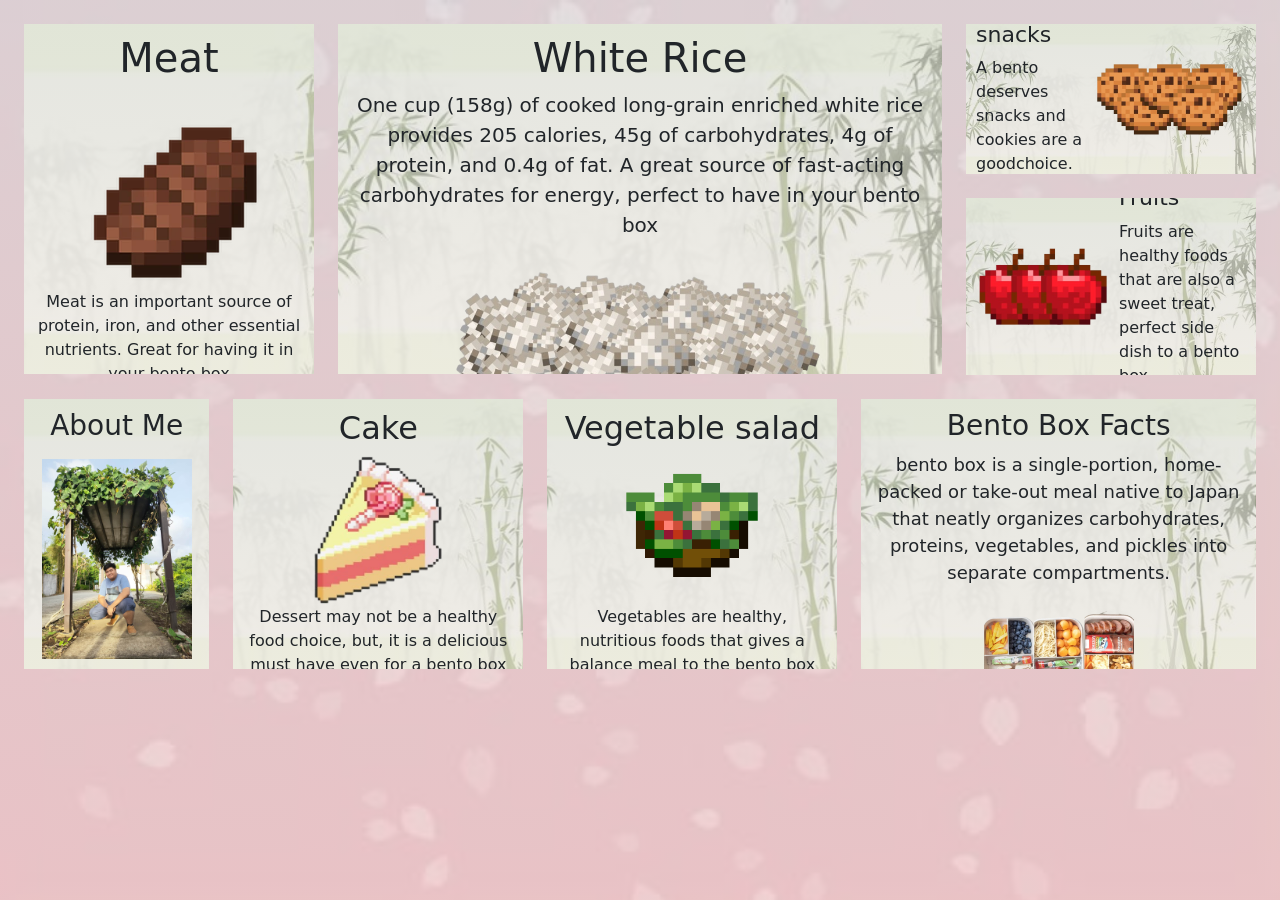
<file: A1_Bento_layout/index.html>
<!doctype html>
<html lang="en">
  <head>
    <meta charset="utf-8" />
    <meta name="viewport" content="width=device-width, initial-scale=1" />

    <link
      href="https://cdn.jsdelivr.net/npm/bootstrap@5.0.2/dist/css/bootstrap.min.css"
      rel="stylesheet"
      integrity="sha384-EVSTQN3/azprG1Anm3QDgpJLIm9Nao0Yz1ztcQTwFspd3yD65VohhpuuCOmLASjC"
      crossorigin="anonymous"
    />
    <link rel="stylesheet" href="style.css" />

    <title>First activity</title>
  </head>
  <body>
    <div class="container-fluid p-4">
      <div class="row g-4 mb-4">
        <div class="col-sm-3">
          <div class="box top-tall-steak">
            <h1>Meat</h1>
            <img src="images/Steak_JE4_BE3.webp" alt="Steak" />
            <p>Meat is an important source of protein, iron, and other essential nutrients. Great for having it in your bento box</p>
          </div>
        </div>
        <div class="col-sm-6">
          <div class="box top-tall-rice">
            <h1>White Rice</h1>
            <p>One cup (158g) of cooked long-grain enriched white rice provides 205 calories, 45g of carbohydrates, 4g of protein, and 0.4g of fat.
            A great source of fast-acting carbohydrates for energy, perfect to have in your bento box
            </p>
            <img src="images/rice2.png" alt="Rice" />
          </div>
        </div>
        <div class="col-sm-3">
          <div class="d-flex flex-column gap-4 h-100">
            <div class="box top-small-cookies">
              <div class="cookies-text">
              <h3>snacks</h3>
              <p>A bento deserves snacks and cookies are a goodchoice.</p>
            </div>
              <img src="images/cookies.png" alt="Cookies" />
            </div>   
            <div class="box top-small-apples">
              <img src="images/apples.png" alt="Apples" />
            <div class="apples-text">
              <h3>Fruits</h3>
              <p>Fruits are healthy foods that are also a sweet treat, perfect side dish to a bento box</p>
            </div>
            </div>
          </div>
        </div>
      </div>
      <div class="row g-4">
        <div class="col-sm-2">
          <div class="d-flex flex-column gap-4">
            <div class="box bottom-tall-more">
              <h3>About Me</h3>
              <a href="http://ennerdAJME.github.io/index.html"><img src="images/me.jpg" alt="portfolio"></a>
            </div>
          </div>
        </div>
        <div class="col-sm-3">
          <div class="box bottom-tall-cake">
              <h2>Cake</h2>
              <img src="images/cake.png" alt="Cake" />
            <p>Dessert may not be a healthy food choice, but, it is a delicious must have even for a bento box</p>
          </div>
        </div>
        <div class="col-sm-3">
          <div class="box bottom-tall-salad">
            <h2>Vegetable salad</h2>
            <img src="images/Mixed_Salad.webp" alt="Salad" />
            <p>Vegetables are healthy, nutritious foods that gives a balance meal to the bento box</p>
          </div>
        </div>
        <div class="col-sm-4">
          <div class="box bottom-tall-diet">
            <h3>Bento Box Facts</h3>
            <p>bento box is a single-portion, home-packed or take-out meal native to Japan that neatly organizes carbohydrates, proteins, vegetables, and pickles into separate compartments.</p>
          <img src="images/bento-box.png" alt="bento box">
          </div>
        </div>
      </div>
    </div>
    </div>
  </body>
</html>
</file>
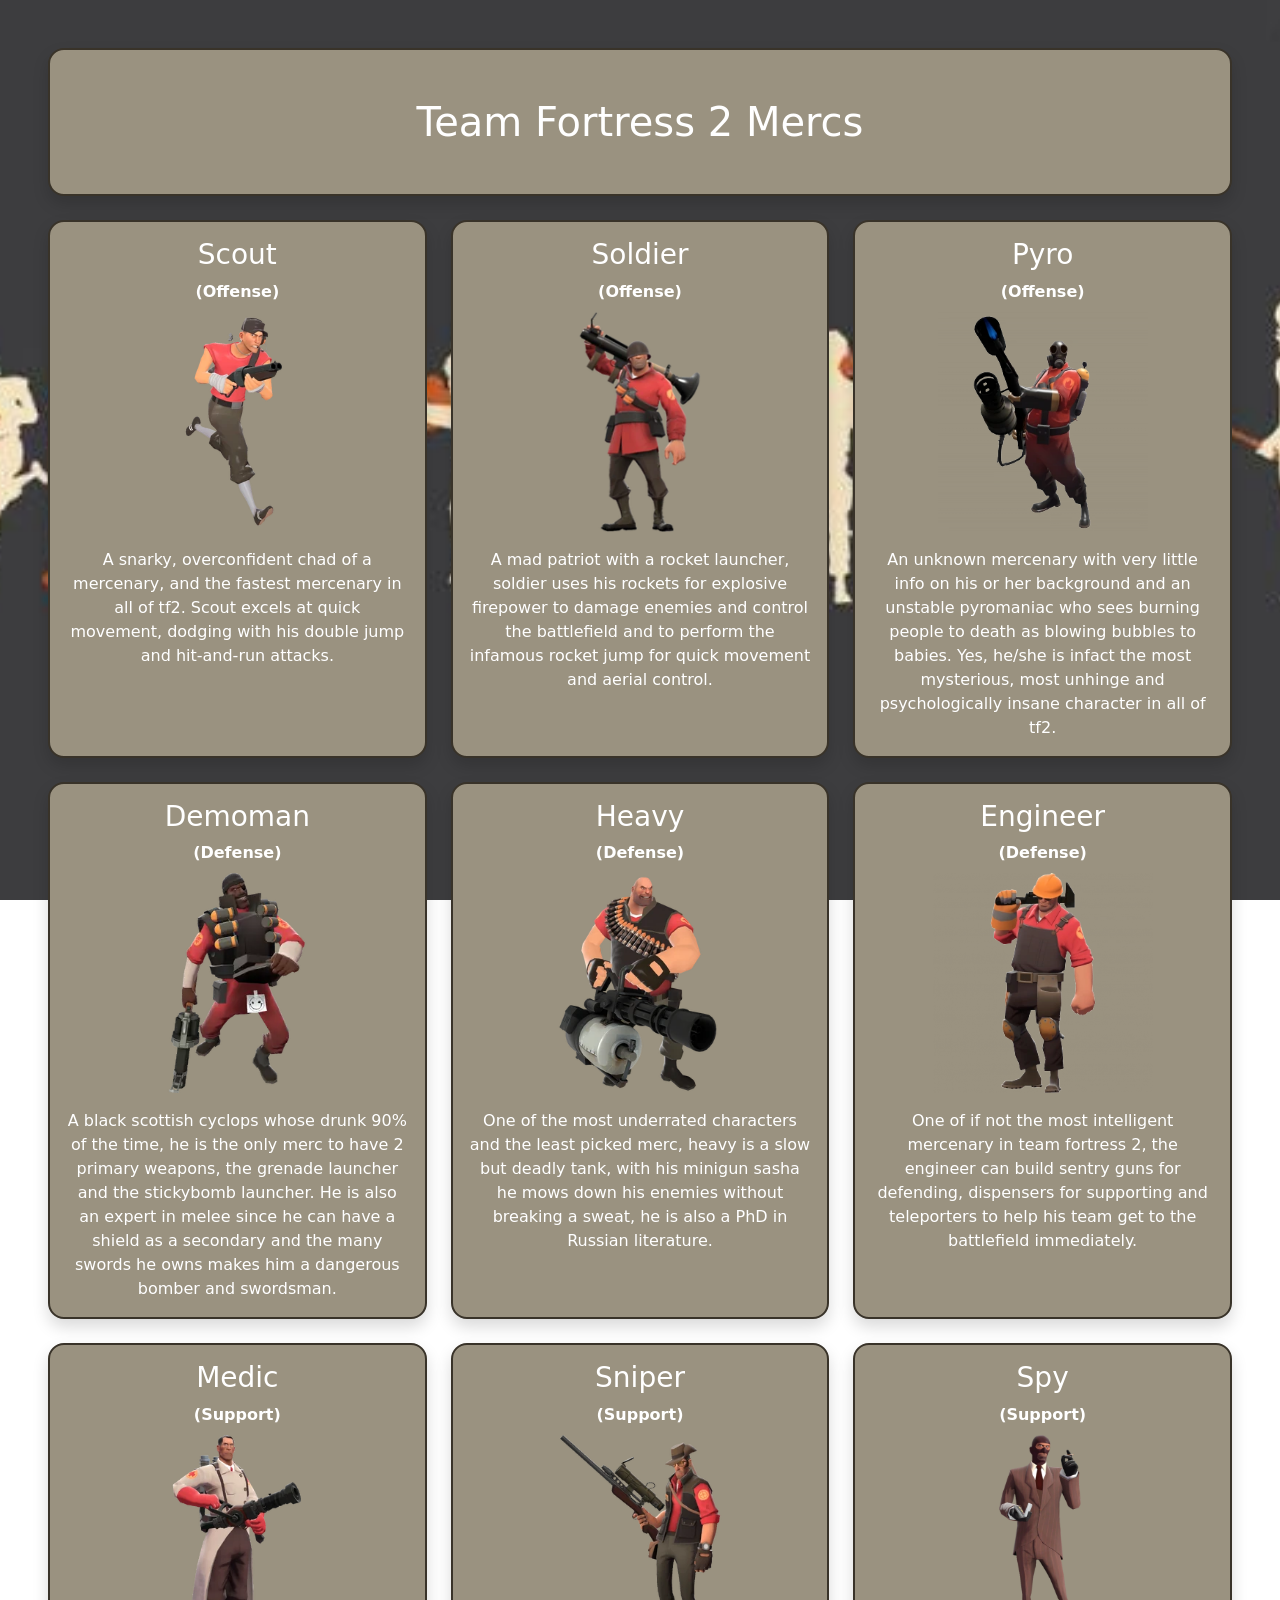
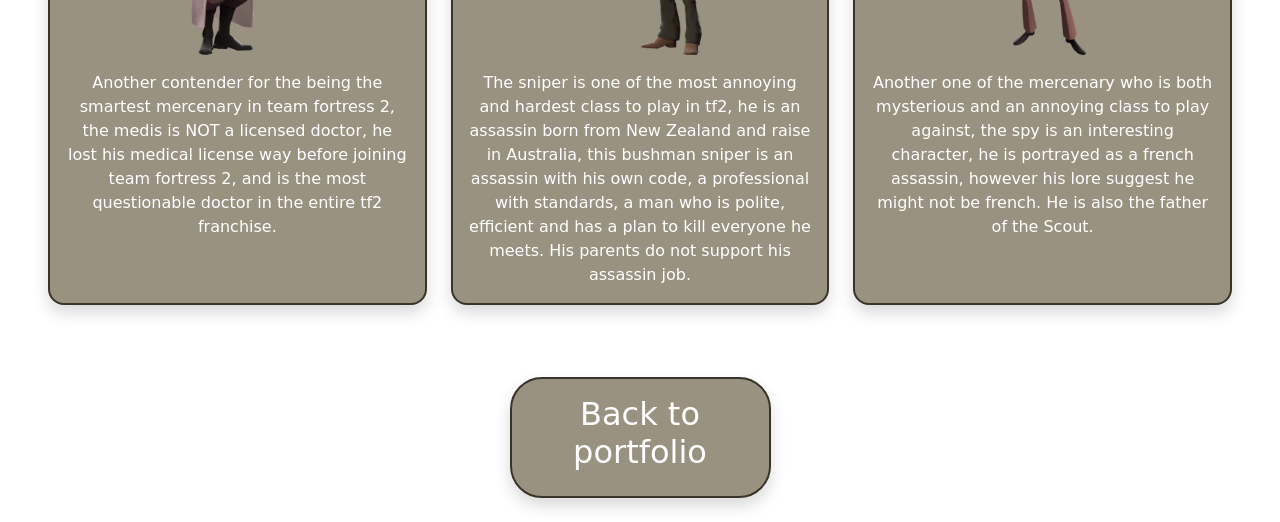
<file: A2_json/index.html>
<!doctype html>
<html lang="en" data-bs-theme="light">
  <head>
    <title>Team Fortress 2 Mercs</title>
    <meta charset="utf-8" />
    <meta name="viewport" content="width=device-width, initial-scale=1" />

    <link
      href="https://cdn.jsdelivr.net/npm/bootstrap@5.3.8/dist/css/bootstrap.min.css"
      rel="stylesheet"
    />

    <style>
      body {
        min-height: 100vh;
        background-image: url("images/silhouettes.jpg");
        background-size: cover;
        background-position: center;
        background-attachment: fixed;
        background-repeat: no-repeat;
      }

      .tf2-card {
        background-color: rgb(154, 146, 128);
        color: #201d18;
        border: 2px solid #393329;
      }

      .merc-image {
        width: 100%;
        height: 220px;
        object-fit: contain;
        object-position: center;
      }

      .merc-card {
        height: 100%;
      }

      .merc-description {
        overflow-wrap: anywhere;
      }

      .card {
        background-color: rgb(154, 146, 128);
        color: #201d18;
        border: 2px solid #393329;
        object-position: center;
      }
    </style>
  </head>

  <body>
    <div class="container-fluid p-4 p-md-5">
      <div class="card tf2-card rounded-4 p-4 p-md-5 shadow mb-4 text-white">
        <h1 class="text-center mb-0">Team Fortress 2 Mercs</h1>
      </div>

      <div class="row g-4" id="parent"></div>
    </div>

    <div class="container my-4">
      <div class="row justify-content-center">
        <div class="col-3 text-center">
          <div class="card rounded-5 p-3 shadow">
            <a
              class="h2 text-center"
              style="color: white; text-decoration: none"
              href="https://ennerdajme.github.io/"
              >Back to portfolio</a
            >
          </div>
        </div>
      </div>
    </div>
    <script>
      const people = [
        {
          tf2class: "Scout",
          classtype: "(Offense)",
          image: "Scout_Full_Body.webp",
          description:
            "A snarky, overconfident chad of a mercenary, and the fastest mercenary in all of tf2. Scout excels at quick movement, dodging with his double jump and hit-and-run attacks.",
        },
        {
          tf2class: "Soldier",
          classtype: "(Offense)",
          image: "250px-Soldier.webp",
          description:
            "A mad patriot with a rocket launcher, soldier uses his rockets for explosive firepower to damage enemies and control the battlefield and to perform the infamous rocket jump for quick movement and aerial control.",
        },
        {
          tf2class: "Pyro",
          classtype: "(Offense)",
          image: "300px-Pyro.webp",
          description:
            "An unknown mercenary with very little info on his or her background and an unstable pyromaniac who sees burning people to death as blowing bubbles to babies. Yes, he/she is infact the most mysterious, most unhinge and psychologically insane character in all of tf2.",
        },
        {
          tf2class: "Demoman",
          classtype: "(Defense)",
          image: "Demoman.webp",
          description:
            "A black scottish cyclops whose drunk 90% of the time, he is the only merc to have 2 primary weapons, the grenade launcher and the stickybomb launcher. He is also an expert in melee since he can have a shield as a secondary and the many swords he owns makes him a dangerous bomber and swordsman.",
        },
        {
          tf2class: "Heavy",
          classtype: "(Defense)",
          image: "H.W.G.webp",
          description:
            "One of the most underrated characters and the least picked merc, heavy is a slow but deadly tank, with his minigun sasha he mows down his enemies without breaking a sweat, he is also a PhD in Russian literature.",
        },
        {
          tf2class: "Engineer",
          classtype: "(Defense)",
          image: "300px-Engineer.webp",
          description:
            "One of if not the most intelligent mercenary in team fortress 2, the engineer can build sentry guns for defending, dispensers for supporting and teleporters to help his team get to the battlefield immediately.",
        },
        {
          tf2class: "Medic",
          classtype: "(Support)",
          image: "Medic.webp",
          description:
            "Another contender for the being the smartest mercenary in team fortress 2, the medis is NOT a licensed doctor, he lost his medical license way before joining team fortress 2, and is the most questionable doctor in the entire tf2 franchise.",
        },
        {
          tf2class: "Sniper",
          classtype: "(Support)",
          image: "Sniper.webp",
          description:
            "The sniper is one of the most annoying and hardest class to play in tf2, he is an assassin born from New Zealand and raise in Australia, this bushman sniper is an assassin with his own code, a professional with standards, a man who is polite, efficient and has a plan to kill everyone he meets. His parents do not support his assassin job.",
        },
        {
          tf2class: "Spy",
          classtype: "(Support)",
          image: "Spy.webp",
          description:
            "Another one of the mercenary who is both mysterious and an annoying class to play against, the spy is an interesting character, he is portrayed as a french assassin, however his lore suggest he might not be french. He is also the father of the Scout.",
        },
      ];

      const elParent = document.getElementById("parent");

      for (let i = 0; i < people.length; i++) {
        elParent.innerHTML += `
          <div class="col-12 col-md-6 col-lg-4">
            <div class="card tf2-card merc-card p-3 shadow rounded-4 text-center text-white">

              <h2 class="h3">
                ${people[i].tf2class}
              </h2>

              <p class="fw-bold mb-2">
                ${people[i].classtype}
              </p>

              <img
                src="images/${people[i].image}"
                alt="${people[i].tf2class}"
                class="merc-image mb-3"
                loading="lazy"
              />

              <p class="merc-description mb-0">
                ${people[i].description}
              </p>

            </div>
          </div>
        `;
      }
    </script>

    <script
      src="https://cdn.jsdelivr.net/npm/bootstrap@5.3.8/dist/js/bootstrap.bundle.min.js"
      crossorigin="anonymous"
    ></script>
  </body>
</html>
</file>
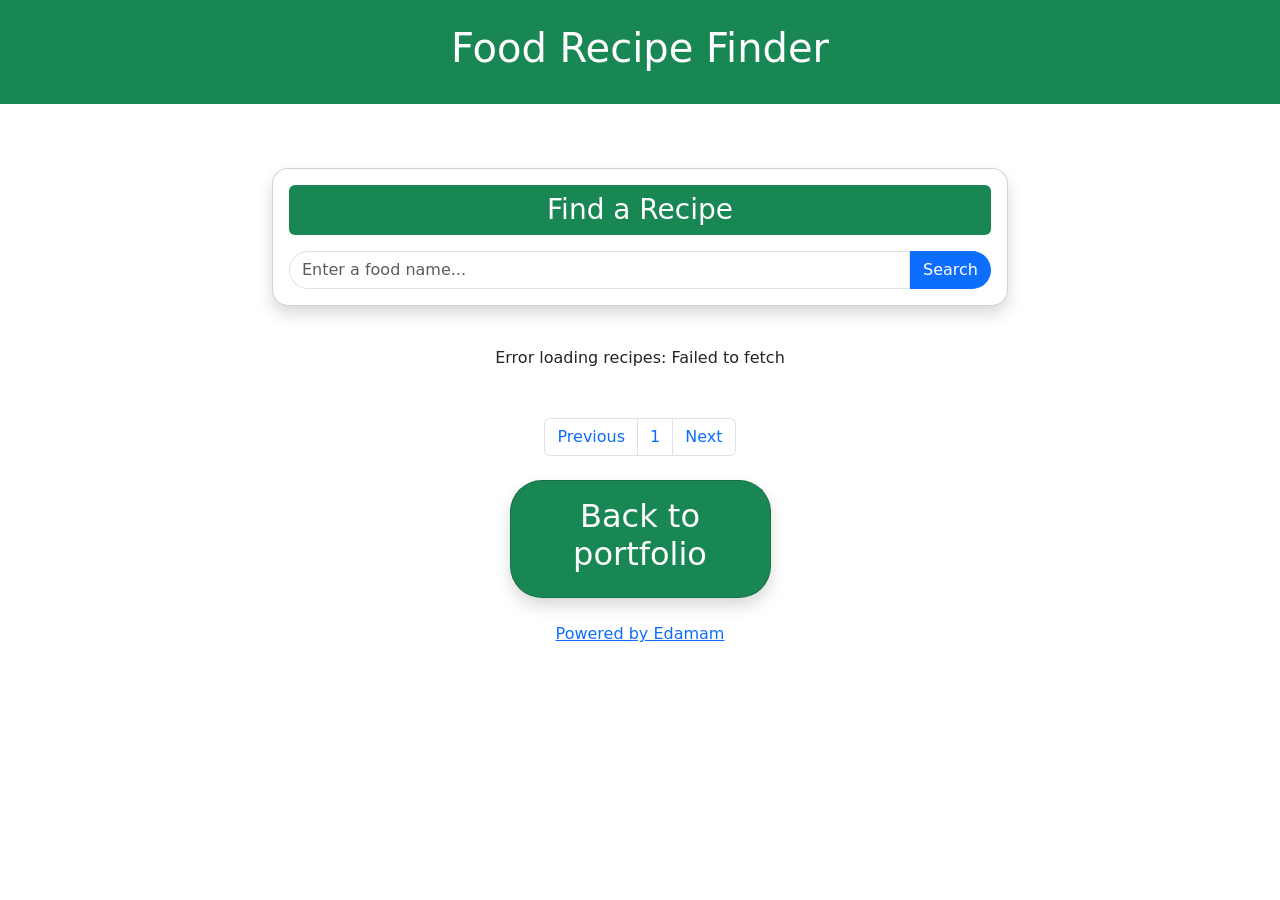
<file: Midterms/index.html>
<!doctype html>
<html lang="en">
  <head>
    <meta charset="utf-8" />
    <meta name="viewport" content="width=device-width, initial-scale=1" />
    <title>Food Recipe Finder</title>

    <link
      href="https://cdn.jsdelivr.net/npm/bootstrap@5.3.8/dist/css/bootstrap.min.css"
      rel="stylesheet"
      integrity="sha384-sRIl4kxILFvY47J16cr9ZwB07vP4J8+LH7qKQnuqkuIAvNWLzeN8tE5YBujZqJLB"
      crossorigin="anonymous"
    />
  </head>
  <body>
    <div class="container-fluid p-4 bg-success">
      <div class="row">
        <div class="col">
          <div class="h1 text-center text-white">Food Recipe Finder</div>
        </div>
      </div>
    </div>

    <div class="container mt-5">
      <div class="row">
        <div class="col-12 col-md-8 align-self-center mx-auto">
          <div class="card search-box p-3 my-3 rounded-4 shadow text-white">
            <h3
              class="text-center mb-3 rounded p-2"
              style="background-color: #198754"
            >
              Find a Recipe
            </h3>

            <form id="searchForm" class="d-flex flex-row">
              <input
                type="text"
                class="form-control rounded-start-pill"
                placeholder="Enter a food name..."
                id="searchInput"
              />

              <button
                type="submit"
                class="btn btn-primary rounded-end-pill"
                id="searchButton"
              >
                Search
              </button>
            </form>
          </div>
        </div>
      </div>
    </div>

    <div class="container">
      <div
        class="text-center my-4"
        id="status"
        role="status"
        aria-live="polite"
      >
        Search for a recipe to get started!
      </div>
    </div>

    <div class="container mb-5">
      <div class="row g-4" id="parent"></div>
    </div>

    <nav aria-label="Recipe pagination">
      <ul class="pagination justify-content-center">
        <li class="page-item">
          <button class="page-link" id="prevButton" type="button" disabled>
            Previous
          </button>
        </li>

        <li class="page-item">
          <span class="page-link" id="currentpage">1</span>
        </li>

        <li class="page-item">
          <button class="page-link" id="nextButton" type="button" disabled>
            Next
          </button>
        </li>
      </ul>
    </nav>

    <div class="container my-4">
      <div class="row justify-content-center">
        <div class="col-3 text-center">
          <div class="card rounded-5 p-3 shadow bg-success">
            <a
              class="h2 text-center"
              style="color: white; text-decoration: none"
              href="https://ennerdajme.github.io/index.html"
              >Back to portfolio</a
            >
          </div>
        </div>
      </div>
    </div>

    <div class="text-center my-4">
      <a
        href="https://www.edamam.com/"
        target="_blank"
        rel="noopener noreferrer"
      >
        Powered by Edamam
      </a>
    </div>

    <script
      src="https://cdn.jsdelivr.net/npm/bootstrap@5.3.8/dist/js/bootstrap.bundle.min.js"
      integrity="sha384-FKyoEForCGlyvwx9Hj09JcYn3nv7wiPVlz7YYwJrWVcXK/BmnVDxM+D2scQbITxI"
      crossorigin="anonymous"
    ></script>

    <script>
      const APP_ID = "416eae41";
      const APP_KEY = "3eaf81c8747c8c4003f8c844d99d1eea";

      const API_URL = "https://api.edamam.com/api/recipes/v2";

      const elSearch = document.getElementById("searchInput");
      const elForm = document.getElementById("searchForm");
      const elParent = document.getElementById("parent");
      const elStatus = document.getElementById("status");
      const elCurrentPage = document.getElementById("currentpage");

      const elPrevButton = document.getElementById("prevButton");
      const elNextButton = document.getElementById("nextButton");
      const elSearchButton = document.getElementById("searchButton");

      let page = 1;
      let nextUrl = null;
      let pageHistory = [];
      let currentPageUrl = null;

      async function getFood() {
        const query = elSearch.value.trim();
        if (!query) {
          elStatus.textContent = "Please enter a food name.";
          elParent.innerHTML = "";
          return;
        }
        if (APP_ID === "YOUR_APP_ID" || APP_KEY === "YOUR_APP_KEY") {
          elStatus.textContent =
            "Please enter your Edamam API credentials first.";
          return;
        }

        page = 1;
        pageHistory = [];
        nextUrl = null;
        currentPageUrl = null;

        const params = new URLSearchParams({
          type: "public",
          q: query,
          app_id: APP_ID,
          app_key: APP_KEY,
          from: "0",
          to: "20",
        });

        const url = `${API_URL}?${params.toString()}`;
        await fetchRecipes(url);
      }

      async function loadDefaultRecipes() {
        page = 1;
        pageHistory = [];
        nextUrl = null;
        currentPageUrl = null;

        const params = new URLSearchParams({
          type: "public",
          q: "food",
          app_id: APP_ID,
          app_key: APP_KEY,
          from: "0",
          to: "20",
        });

        const url = `${API_URL}?${params.toString()}`;
        await fetchRecipes(url);
      }

      async function fetchRecipes(url) {
        try {
          elStatus.textContent = "Loading recipes...";
          elParent.innerHTML = "";

          elSearchButton.disabled = true;
          elPrevButton.disabled = true;
          elNextButton.disabled = true;

          const response = await fetch(url);

          if (!response.ok) {
            const errorDetails = await response.text();
            throw new Error(
              `API request failed: ${response.status} - ${errorDetails}`,
            );
          }

          const data = await response.json();

          currentPageUrl = url;

          const recipes = data.hits || [];

          nextUrl = data._links?.next?.href || null;

          if (recipes.length === 0) {
            elStatus.textContent = "No recipes found.";
            updatePagination();
            return;
          }

          displayRecipes(recipes);

          elStatus.textContent = `${data.count} recipes found for "${elSearch.value}"`;

          updatePagination();
        } catch (error) {
          console.error(error);

          nextUrl = null;

          elStatus.textContent = "Error loading recipes: " + error.message;

          updatePagination();
        } finally {
          elSearchButton.disabled = false;
        }
      }

      let currentRecipes = [];

      function displayRecipes(recipes) {
        elParent.innerHTML = "";

        currentRecipes = recipes.map((item) => item.recipe);
        currentRecipes.forEach((recipe, index) => {
          const image = recipe.image || "";
          const card = `
      <div class="col-12 col-md-4">
  <div class="card recipe-card rounded-4 shadow overflow-hidden h-100">
    <a href="view.html" class="recipe-link" data-index="${index}">
      <div class="recipe-image-container">
        <img
          src="${escapeHTML(image)}"
          class="img-fluid w-100 h-100"
          alt="${escapeHTML(recipe.label)}"
          loading="lazy"
        >
      </div>
    </a>
  </div>
</div>
    `;

          elParent.innerHTML += card;
        });
      }

      function escapeHTML(value) {
        return String(value ?? "").replace(
          /[&<>"']/g,
          (character) =>
            ({
              "&": "&amp;",
              "<": "&lt;",
              ">": "&gt;",
              '"': "&quot;",
              "'": "&#039;",
            })[character],
        );
      }

      function updatePagination() {
        elCurrentPage.textContent = page;

        elPrevButton.disabled = page === 1;
        elNextButton.disabled = !nextUrl;
      }

      async function prev() {
        if (pageHistory.length === 0) return;

        const previousUrl = pageHistory.pop();

        page--;

        await fetchRecipes(previousUrl);
      }

      async function next() {
        if (!nextUrl || !currentPageUrl) return;

        pageHistory.push(currentPageUrl);

        const requestedUrl = nextUrl;

        page++;

        await fetchRecipes(requestedUrl);
      }

      elForm.addEventListener("submit", (event) => {
        event.preventDefault();
        getFood();
      });

      elPrevButton.addEventListener("click", prev);
      elNextButton.addEventListener("click", next);

      window.addEventListener("DOMContentLoaded", async () => {
        const savedPage = sessionStorage.getItem("recipePageState");

        if (savedPage) {
          const savedState = JSON.parse(savedPage);
          page = savedState.page;
          pageHistory = savedState.pageHistory;
          elSearch.value = savedState.searchQuery;
          await fetchRecipes(savedState.currentPageUrl);
        } else {
          loadDefaultRecipes();
        }
      });

      elParent.addEventListener("click", (event) => {
        const link = event.target.closest(".recipe-link");
        if (!link) return;
        event.preventDefault();
        const index = Number(link.dataset.index);
        const selectedRecipe = currentRecipes[index];

        if (!selectedRecipe) return;
        sessionStorage.setItem(
          "selectedRecipe",
          JSON.stringify(selectedRecipe),
        );

        sessionStorage.setItem(
          "recipePageState",
          JSON.stringify({
            page: page,
            pageHistory: pageHistory,
            currentPageUrl: currentPageUrl,
            searchQuery: elSearch.value,
          }),
        );

        window.location.href = "view.html";
      });
    </script>
  </body>
</html>
</file>
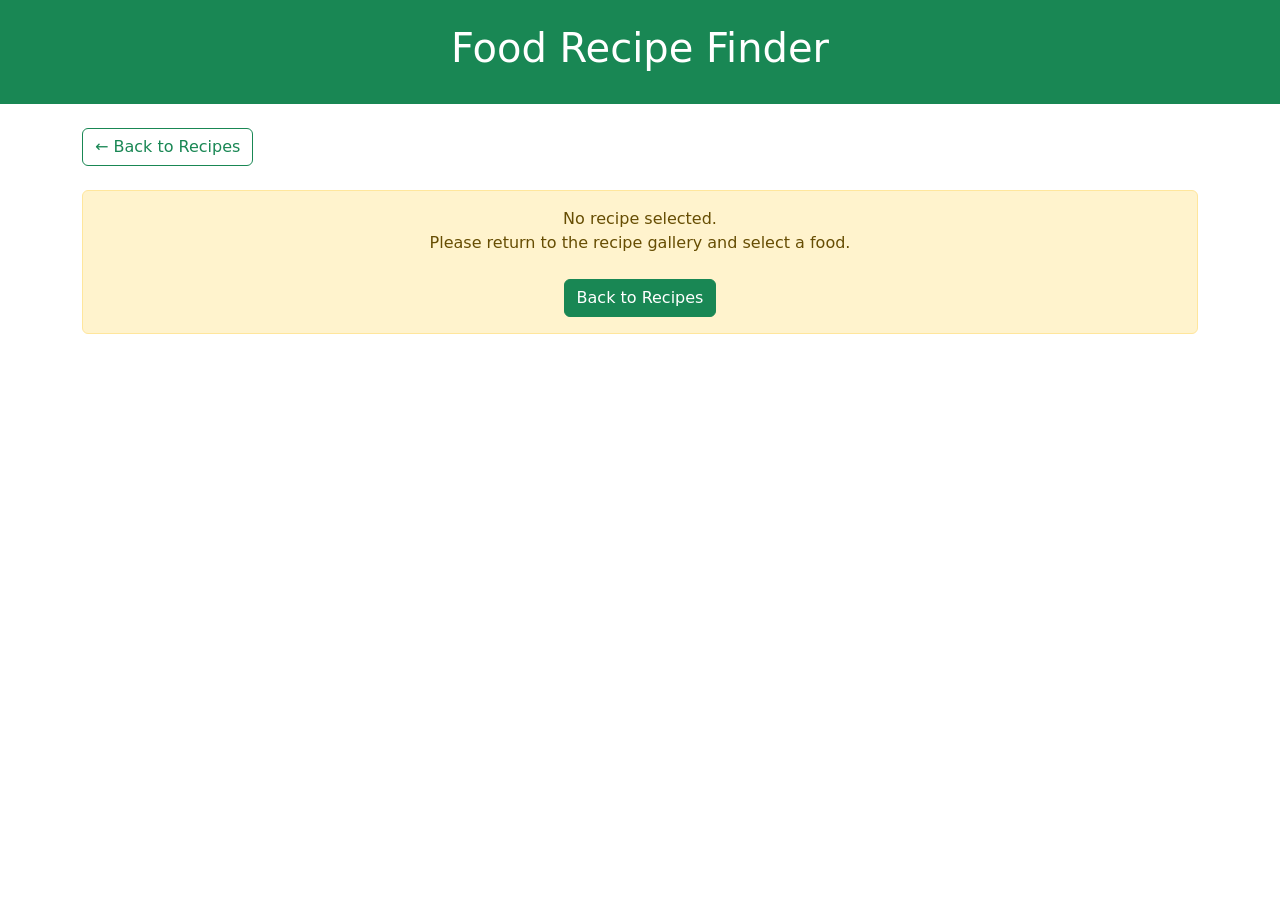
<file: Midterms/view.html>
<!doctype html>
<html lang="en">
  <head>
    <meta charset="utf-8" />
    <meta name="viewport" content="width=device-width, initial-scale=1" />
    <title>Recipe Details</title>

    <link
      href="https://cdn.jsdelivr.net/npm/bootstrap@5.3.8/dist/css/bootstrap.min.css"
      rel="stylesheet"
      integrity="sha384-sRIl4kxILFvY47J16cr9ZwB07vP4J8+LH7qKQnuqkuIAvNWLzeN8tE5YBujZqJLB"
      crossorigin="anonymous"
    />
  </head>

  <body>
    <div class="container-fluid p-4 bg-success">
      <div class="row">
        <div class="col">
          <h1 class="text-center text-white">Food Recipe Finder</h1>
        </div>
      </div>
    </div>

    <div class="container mt-4">
      <a href="index.html" id="elBacklink" class="btn btn-outline-success">
        &larr; Back to Recipes
      </a>
    </div>

    <div class="container my-4">
      <div id="recipeDetails">
        <p class="text-center">Loading recipe...</p>
      </div>
    </div>

    <script
      src="https://cdn.jsdelivr.net/npm/bootstrap@5.3.8/dist/js/bootstrap.bundle.min.js"
      integrity="sha384-FKyoEForCGlyvwx9Hj09JcYn3nv7wiPVlz7YYwJrWVcXK/BmnVDxM+D2scQbITxI"
      crossorigin="anonymous"
    ></script>

    <script>
      const elDetails = document.getElementById("recipeDetails");
      const elBacklink = document.getElementById("elBacklink");
      const page = sessionStorage.getItem("currentPage");
      const savedRecipe = sessionStorage.getItem("selectedRecipe");

      if (!savedRecipe) {
        elDetails.innerHTML = `
          <div class="alert alert-warning text-center">
            No recipe selected.
            <br>
            Please return to the recipe gallery and select a food.
            <br><br>
            <a href="index.html" class="btn btn-success">
              Back to Recipes
            </a>
          </div>
        `;
      } else {
        const recipe = JSON.parse(savedRecipe);

        displayRecipe(recipe);
      }

      function displayRecipe(recipe) {
        const ingredients = recipe.ingredientLines || [];

        const ingredientHTML = ingredients
          .map(
            (ingredient) => `
            <li class="mb-2">
              ${escapeHTML(ingredient)}
            </li>
          `,
          )
          .join("");

        const calories = Math.round(recipe.calories || 0);

        const cookingTime =
          recipe.totalTime > 0
            ? recipe.totalTime + " minutes"
            : "Not specified";

        const servings = recipe.yield || "Not specified";

        const image = recipe.image || "";

        elDetails.innerHTML = `

        <div class="col-12 col-md-10 mx-auto">
        <div class="card recipe-card rounded-4 justify-content-center shadow overflow-hidden h-100">
        <div class="recipe-image-container">
            <img
            src="${escapeHTML(image)}"
            class="img-fluid w-50 h-75 pt-5 mx-auto d-block"
            alt="${escapeHTML(recipe.label)}"
            loading="lazy"
            >

            <div class="card-body">
              <h2 class="mb-3 justify-content-center text-center">
                ${escapeHTML(recipe.label)}
              </h2>

              <p class="text-muted justify-content-center text-center">
                Source: ${escapeHTML(recipe.source || "Unknown")}
              </p>

              <hr>

              <div class="row text-center g-3 mb-4">

                <div class="col-12 col-md-4">
                  <div class="border rounded-3 p-3 h-100">
                    <h5>Calories</h5>
                    <p class="mb-0">${calories} kcal</p>
                  </div>
                </div>

                <div class="col-12 col-md-4">
                  <div class="border rounded-3 p-3 h-100">
                    <h5>Cooking Time</h5>
                    <p class="mb-0">${cookingTime}</p>
                  </div>
                </div>

                <div class="col-12 col-md-4">
                  <div class="border rounded-3 p-3 h-100">
                    <h5>Servings</h5>
                    <p class="mb-0">${servings}</p>
                  </div>
                </div>

              </div>

              <h4>Ingredients</h4>

              <ul class="mb-4">
                ${ingredientHTML}
              </ul>

              <hr>

              <h4>Additional Information</h4>
              <div class="row text-center g-3 mb-4">
                <div class="col-12 col-md-4">
                  <div class="border rounded-3 p-3 h-100">
                    <h5><strong>Cuisine:</strong></h5>
                    <p class="mb-0">${escapeHTML((recipe.cuisineType || ["Not specified"]).join(", "))}</p>
                  </div>
                </div>

                <div class="col-12 col-md-4">
                  <div class="border rounded-3 p-3 h-100">
                    <h5><strong>Meal Type:</strong></h5>
                    <p class="mb-0">${escapeHTML((recipe.mealType || ["Not specified"]).join(", "))}</p>
                  </div>
                </div>

                <div class="col-12 col-md-4">
                  <div class="border rounded-3 p-3 h-100">
                    <h5><strong>Dish Type:</strong></h5>
                    <p class="mb-0">${escapeHTML((recipe.dishType || ["Not specified"]).join(", "))}</p>
                  </div>
                </div>
              </div>
              <p>

              <hr>
              <a
                href="${escapeHTML(recipe.url)}"
                target="_blank"
                rel="noopener noreferrer"
                class="btn btn-success w-100"
              >
                View Full Cooking Instructions
              </a>
            </div>
        </div>
        `;
      }
      function escapeHTML(value) {
        return String(value ?? "").replace(
          /[&<>"']/g,
          (character) =>
            ({
              "&": "&amp;",
              "<": "&lt;",
              ">": "&gt;",
              '"': "&quot;",
              "'": "&#039;",
            })[character],
        );
      }
    </script>
  </body>
</html>
</file>
<file: A1_Bento_layout/style.css>
body {
    background-color: #d9d9d9;
    background-image: linear-gradient(rgba(217, 217, 217, 0.65), hsla(0, 52%, 85%, 0.65)), url("images/sakura.jpeg");;
    background-repeat: no-repeat;
    background-size: cover;
    background-attachment: fixed;
}
.box {
    position: relative;
    width: 100%;
    overflow: hidden;
    background-color: #d6d3d3;
    background-image: linear-gradient(rgba(217, 217, 217, 0.65), rgba(234, 227, 227, 0.65)), url("images/bamboo.jpg");
    background-position: center;
    background-repeat: no-repeat;
    background-size: cover;
    display: flex;
    justify-content: center;
}
.box img {
    display: block;
    width: 100%;
    height: 100%;
    max-width: 100%;
    max-height: 100%;
    object-fit: contain;
}

.top-tall-steak {
    height: 350px;
    display: flex;
    flex-direction: column;
    justify-content: space-between;
    align-items: center;
    padding: 10px;
    overflow: hidden;
}
.top-tall-steak h1 {
    text-align: center;
}
.top-tall-steak img {
    width: 500px;
    height: 200px;
    object-fit: contain;
    object-position: center;
}
.top-tall-steak p {
    margin: 0;
    text-align: center;
    font-size: 16px;
}
.top-tall-rice{
    height: 350px;
    display: flex;
    flex-direction: column;
    justify-content: space-between;
    align-items: center;
    object-position: bottom;
    padding: 10px;
    overflow: hidden;
}
.top-tall-rice img {
    height: 200px;
    width: 500px;
    object-fit:contain;
    object-position: bottom;
}
.top-tall-rice h1 {
    text-align: center;
}
.top-tall-rice p {
    text-align: center;
    font-size: 20px;
}
.top-small-cookies{
    height: 150px;
    display: flex;
    flex-direction: row;
    justify-content: space-between;
    align-items: center;
    padding: 10px;
    gap: 8px;
    overflow: hidden;
}
.top-small-cookies img {
    width: 150px;
    height: 100px;
    object-fit: contain;
    object-position: center;
    flex-shrink: 0;
}
.top-small-cookies h3 {
    margin: 0 0 8px;
    font-size: 22px;
}
.top-small-cookies p {
    margin: 0;
    font-size: 16px;
}
.top-small-cookies .cookies-text {
    flex: 1;
    min-width: 0;
    display: flex;
    flex-direction: column;
    justify-content: center;
}
.top-small-apples {
    height: 177px;
    display: flex;
    flex-direction: row;
    justify-content: space-between;
    align-items: center;
    padding: 10px;
    gap: 8px;
    overflow: hidden;
}
.top-small-apples img {
    width: 135px;
    height: 100px;
    object-fit: contain;
    object-position: center;
    flex-shrink: 0; 
}
.top-small-apples h3 {
    margin: 0 0 8px;
    font-size: 22px;
}
.top-small-apples p {
    margin: 0;
    font-size: 16px;
}
.top-small-apples .apples-text {
    flex: 1;
    min-width: 0;
    display: flex;
    flex-direction: column;
    justify-content: right;
}
.bottom-tall-more {
    height: 270px;
    display: flex;
    flex-direction: column;
    justify-content: space-between;
    align-items: center;
    object-position: bottom;
    padding: 10px;
    overflow: hidden;
}
.bottom-tall-more h2 {
    text-align: center;
}
.bottom-tall-more img {
    height: 200px;
    width: 300px;
    object-fit:contain;
    object-position: center; 
}
.bottom-tall-cake {
    height: 270px;
    display: flex;
    flex-direction: column;
    justify-content: space-between;
    align-items: center;
    object-position: bottom;
    padding: 10px;
    overflow: hidden;
}
.bottom-tall-cake h2 {
    text-align: center;
}
.bottom-tall-cake img {
    height: 150px;
    width: 500px;
    object-fit:contain;
    object-position: center; 
}
.bottom-tall-cake p {
    margin: 0;
    text-align: center;
    font-size: 16px;
}
.bottom-tall-salad {
    height: 270px;
    display: flex;
    flex-direction: column;
    justify-content: space-between;
    align-items: center;
    object-position: bottom;
    padding: 10px;
    overflow: hidden;
}
.bottom-tall-salad h2{
    text-align: center;
}
.bottom-tall-salad img {
    height: 150px;
    width: 500px;
    object-fit:contain;
    object-position: center; 
}
.bottom-tall-salad p {
    margin: 0;
    text-align: center;
    font-size: 16px;
}
.bottom-tall-diet {
    height: 270px;
    display: flex;
    flex-direction: column;
    justify-content: space-between;
    align-items: center;
    padding: 10px;
    overflow: hidden;
}
.bottom-tall-diet img {
    width: 150px;
    height: 120px;
    object-fit: contain;
    object-position: center;
}
.bottom-tall-diet h2 {
    text-align: center;
}
.bottom-tall-diet p {
    text-align: center;
    font-size: 18px;
}
</file>
